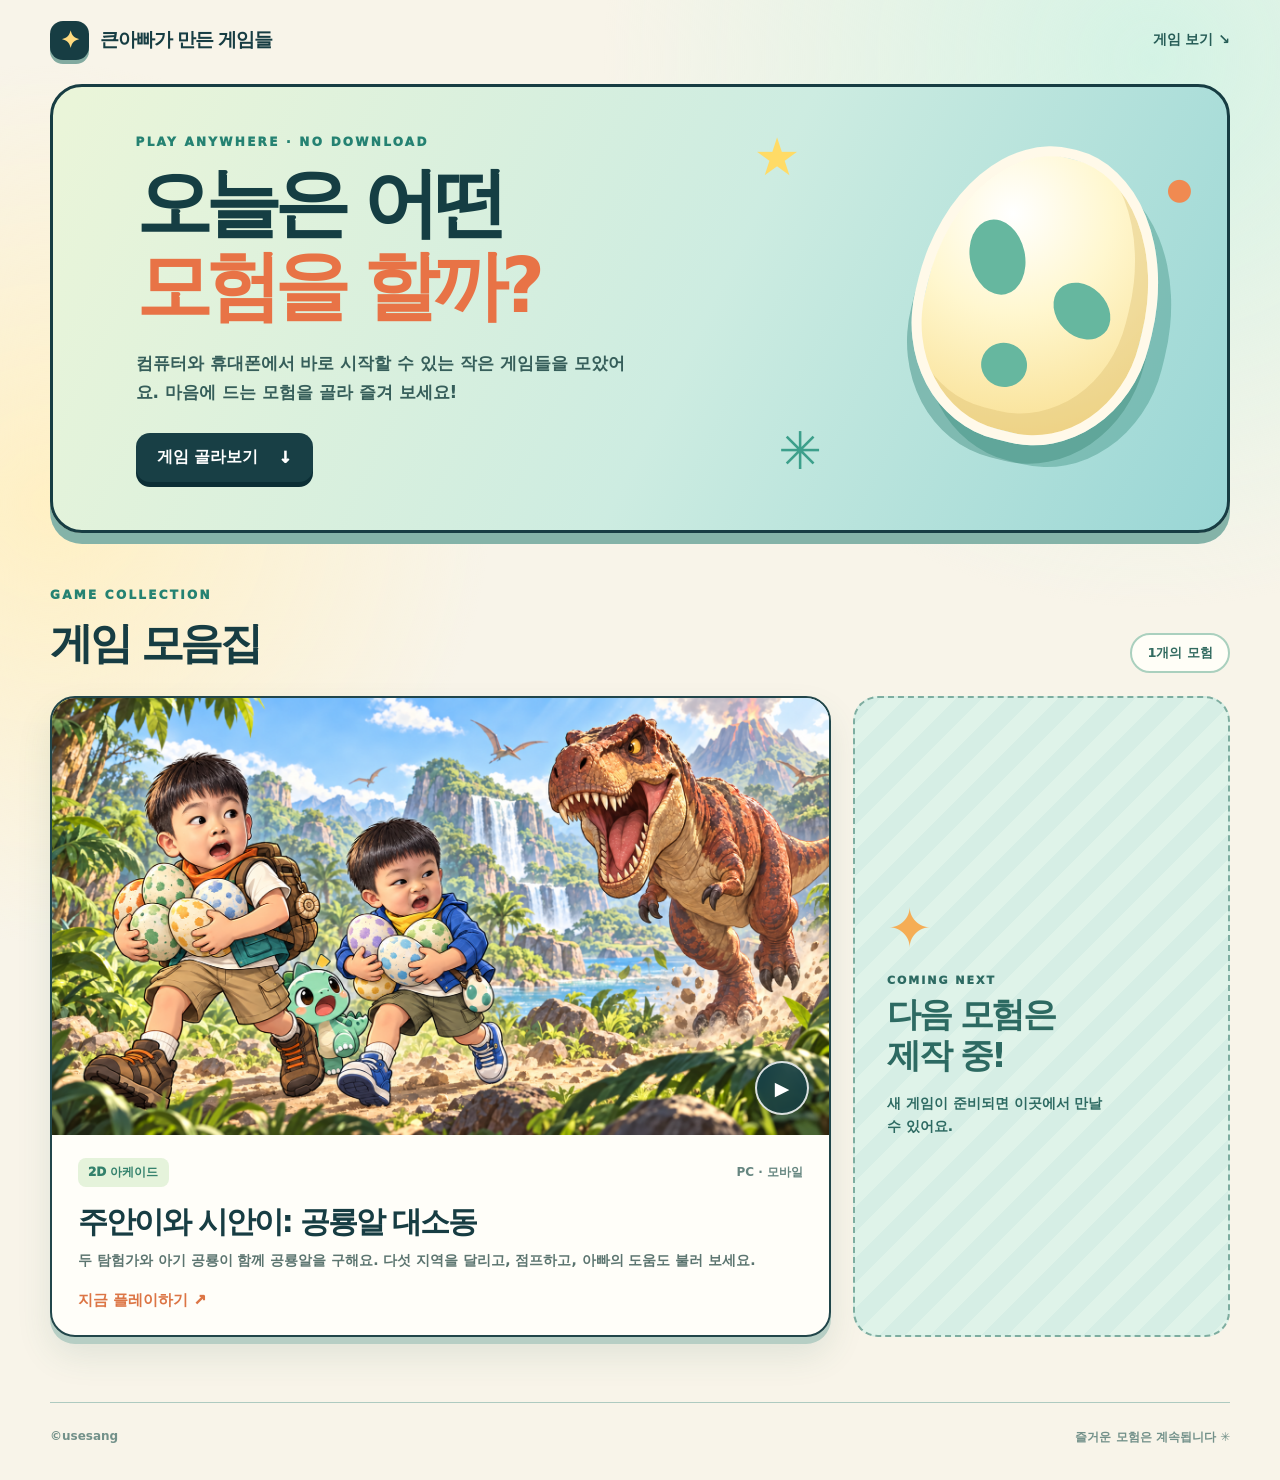
<file: index.html>
<!doctype html>
<html lang="ko">
<head>
  <meta charset="utf-8">
  <meta name="viewport" content="width=device-width, initial-scale=1, viewport-fit=cover">
  <meta name="theme-color" content="#143a40">
  <meta name="apple-mobile-web-app-capable" content="yes">
  <meta name="apple-mobile-web-app-status-bar-style" content="black-translucent">
  <meta name="mobile-web-app-capable" content="yes">
  <meta name="description" content="큰아빠가 만든 브라우저 게임 모음집. 컴퓨터와 모바일에서 바로 즐겨 보세요.">
  <title>큰아빠가 만든 게임들</title>
  <link rel="manifest" href="manifest.json">
  <link rel="apple-touch-icon" href="games/dinosaur-rescue/icon-192.png">
  <link rel="stylesheet" href="collection.css">
  <link rel="stylesheet" href="install.css">
  <style>
    .copyright-link{color:inherit;text-decoration:none}
    .copyright-link:hover,.copyright-link:focus-visible{color:#275d57;text-decoration:underline}
  </style>
</head>
<body>
  <div class="site-shell">
    <header class="site-header">
      <a class="logo" href="./" aria-label="큰아빠가 만든 게임들 홈"><span class="logo-mark" aria-hidden="true">✦</span><span>큰아빠가 만든 게임들</span></a>
      <a class="header-link" href="#games">게임 보기 <span aria-hidden="true">↘</span></a>
    </header>

    <main>
      <section class="hero" aria-labelledby="hero-title">
        <div class="hero-copy">
          <p class="eyebrow">PLAY ANYWHERE · NO DOWNLOAD</p>
          <h1 id="hero-title">오늘은 어떤<br><em>모험을 할까?</em></h1>
          <p class="hero-description">컴퓨터와 휴대폰에서 바로 시작할 수 있는 작은 게임들을 모았어요. 마음에 드는 모험을 골라 즐겨 보세요!</p>
          <div class="hero-actions"><a class="primary-link" href="#games">게임 골라보기 <span aria-hidden="true">↓</span></a><button class="install-open" type="button" data-install-trigger hidden>앱으로 설치</button></div>
        </div>
        <div class="hero-decoration" aria-hidden="true"><span class="orbit orbit-one">★</span><span class="orbit orbit-two">✳</span><span class="orbit orbit-three">●</span><div class="hero-egg"><span></span><span></span><span></span></div></div>
      </section>

      <section class="games-section" id="games" aria-labelledby="games-title">
        <div class="section-heading"><div><p class="eyebrow">GAME COLLECTION</p><h2 id="games-title">게임 모음집</h2></div><span class="game-count">1개의 모험</span></div>
        <div class="games-grid">
          <a class="game-card" href="./games/dinosaur-rescue/" aria-label="주안이와 시안이: 공룡알 대소동 게임 시작">
            <div class="card-image"><img src="./games/dinosaur-rescue/assets/concepts/title-screen-v2.png" alt="공룡알을 안은 주안이와 시안이가 티라노를 피해 달리는 게임 그림" loading="eager"><span class="play-icon" aria-hidden="true">▶</span></div>
            <div class="card-content"><div class="card-topline"><span class="card-tag">2D 아케이드</span><span class="card-device">PC · 모바일</span></div><h3>주안이와 시안이: 공룡알 대소동</h3><p>두 탐험가와 아기 공룡이 함께 공룡알을 구해요. 다섯 지역을 달리고, 점프하고, 아빠의 도움도 불러 보세요.</p><span class="card-cta">지금 플레이하기 <span aria-hidden="true">↗</span></span></div>
          </a>
          <div class="coming-card" aria-label="다음 게임 준비 중"><span class="coming-spark" aria-hidden="true">✦</span><span class="coming-label">COMING NEXT</span><h3>다음 모험은<br>제작 중!</h3><p>새 게임이 준비되면 이곳에서 만날 수 있어요.</p></div>
        </div>
      </section>
    </main>
    <footer class="site-footer"><a class="copyright-link" href="mailto:usesang+code@gmail.com" aria-label="usesang에게 이메일 보내기">©usesang</a><span>즐거운 모험은 계속됩니다 ✳</span></footer>
  </div>
  <script src="install.js" defer></script>
</body>
</html>
</file>
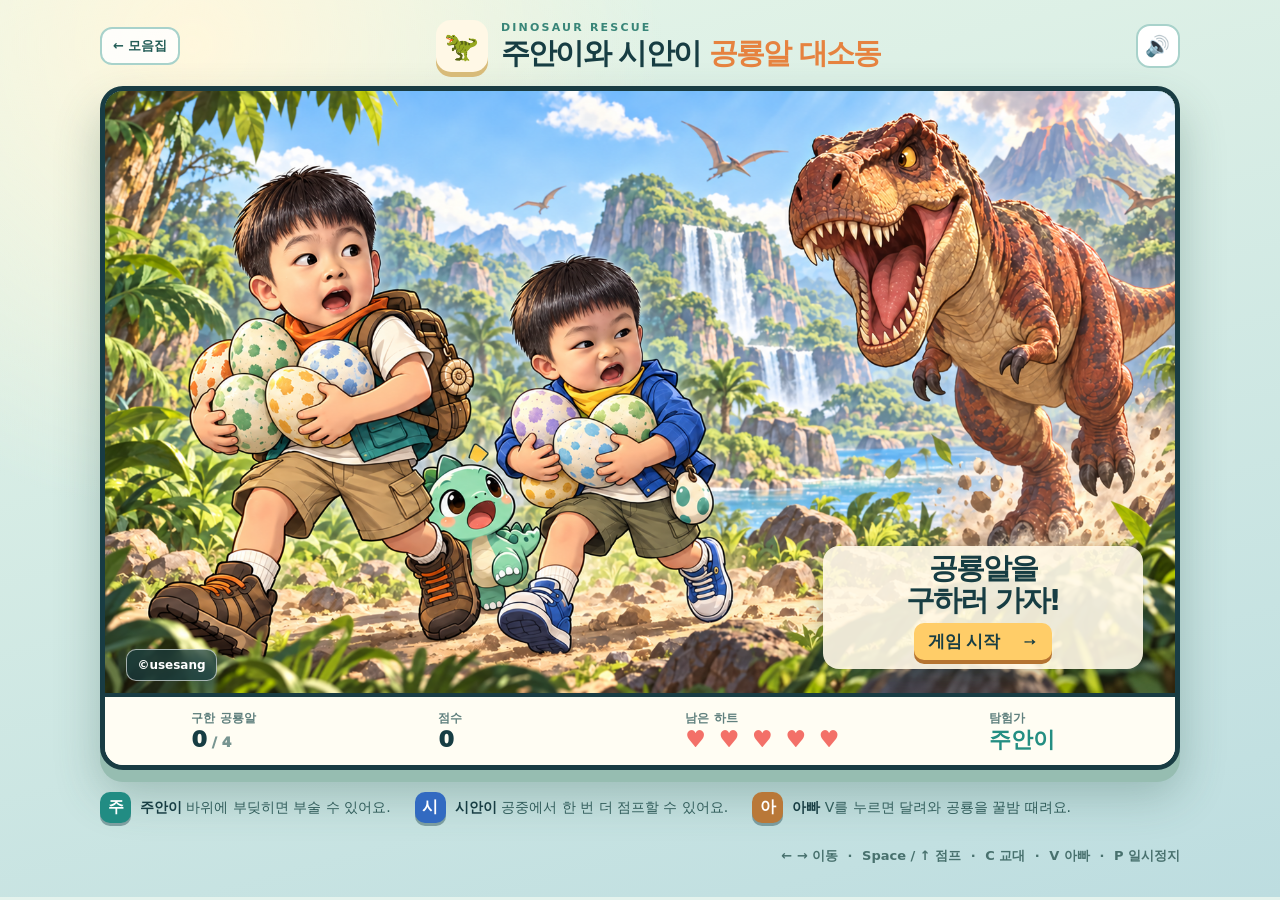
<file: games/dinosaur-rescue/index.html>
<!doctype html>
<html lang="ko">
<head>
  <meta charset="utf-8">
  <meta name="viewport" content="width=device-width, initial-scale=1, viewport-fit=cover">
  <meta name="theme-color" content="#173d43">
  <meta name="apple-mobile-web-app-capable" content="yes">
  <meta name="apple-mobile-web-app-status-bar-style" content="black-translucent">
  <meta name="mobile-web-app-capable" content="yes">
  <meta name="description" content="주안이와 시안이가 공룡알을 구하는 2D 아케이드 게임">
  <title>주안이와 시안이: 공룡알 대소동</title>
  <link rel="manifest" href="manifest.json">
  <link rel="apple-touch-icon" href="icon-192.png">
  <link rel="icon" type="image/svg+xml" href="data:image/svg+xml,%3Csvg xmlns='http://www.w3.org/2000/svg' viewBox='0 0 64 64'%3E%3Crect width='64' height='64' rx='16' fill='%23173d43'/%3E%3Cellipse cx='32' cy='35' rx='20' ry='25' fill='%23f4d491'/%3E%3Ccircle cx='27' cy='29' r='3' fill='%23173d43'/%3E%3Cpath d='M26 41q6 5 12 0' fill='none' stroke='%23173d43' stroke-width='3' stroke-linecap='round'/%3E%3C/svg%3E">
  <link rel="stylesheet" href="style.css">
  <link rel="stylesheet" href="stages.css">
  <link rel="stylesheet" href="intro.css">
  <link rel="stylesheet" href="mobile.css">
  <link rel="stylesheet" href="../../install.css">
</head>
<body>
  <main class="shell">
    <header class="topbar">
      <button id="pauseButton" class="icon-button mobile-pause" type="button" aria-label="게임 일시정지" title="게임 일시정지" hidden>Ⅱ</button>
      <a class="collection-back" href="../../" aria-label="게임 모음집으로 돌아가기">← 모음집</a>
      <div class="brand"><span class="brand-icon">🦖</span><div><span class="eyebrow">DINOSAUR RESCUE</span><h1>주안이와 시안이 <span>공룡알 대소동</span></h1></div></div>
      <button class="install-open game-install" type="button" data-install-trigger hidden>앱 설치</button>
      <button id="controlsSettingsButton" class="icon-button controls-settings-open" type="button" aria-label="조작 버튼 설정" title="조작 버튼 설정">⚙️</button>
      <button id="soundButton" class="icon-button" type="button" aria-label="소리 끄기" title="소리 끄기">🔊</button>
    </header>

    <section class="game-frame" aria-label="공룡알 대소동 게임">
      <div class="game-stage">
        <canvas id="game" width="960" height="540" aria-label="공룡알을 모아 둥지까지 가는 게임"></canvas>
        <div id="stagePill" class="stage-pill">1 / 5 · 햇살 초원</div>
        <div id="gameOverlay" class="overlay intro">
          <img class="intro-art" src="assets/concepts/title-screen-v2.png" alt="공룡알을 안은 주안이와 시안이가 다가오는 티라노를 보고 놀라는 장면">
          <div class="overlay-card">
            <span id="overlayKicker" class="overlay-kicker">DINOSAUR RESCUE</span>
            <h2 id="overlayTitle">공룡알을<br>구하러 가자!</h2>
            <p id="overlayText">5개 지역을 탐험하세요. 두 친구를 교대하며 공룡알을 모으고, 공룡들을 피해 둥지까지 가요.</p>
            <button id="playButton" class="play-button" type="button" disabled>그림 불러오는 중…</button>
            <div id="pauseMenu" class="pause-menu" hidden>
              <button id="pauseSoundButton" type="button">소리 끄기</button>
              <button id="pauseSettingsButton" type="button">조작 설정</button>
              <button type="button" data-install-trigger hidden>앱 설치</button>
              <a href="../../">게임 모음집</a>
            </div>
            <div id="overlayHint" class="overlay-hint">이동 ← → · 점프 Space · 교대 C · 아빠 V</div>
          </div>
          <a class="game-copyright" href="mailto:usesang+code@gmail.com" aria-label="usesang에게 이메일 보내기">©usesang</a>
        </div>
        <div id="announcement" class="announcement" aria-live="polite"></div>
        <nav class="touch-controls" aria-label="터치 게임 조작">
          <div class="move-buttons"><div id="moveStick" class="move-stick" role="group" tabindex="0" aria-label="좌우 이동 조이스틱"><span class="move-stick-arrows" aria-hidden="true">◀　▶</span><span class="move-stick-knob" aria-hidden="true"></span></div></div>
          <div class="action-buttons"><button type="button" data-control="dad">아빠</button><button type="button" data-control="switch">교대</button><button type="button" data-control="jump">점프</button></div>
        </nav>
      </div>
      <div class="hud" aria-live="polite">
        <div class="hud-item"><span>구한 공룡알</span><strong><span id="eggCount">0</span><small> / <span id="eggTotal">4</span></small></strong></div>
        <div class="hud-item"><span>점수</span><strong id="scoreCount">0</strong></div>
        <div class="hud-item"><span>남은 하트</span><strong id="heartCount" class="hearts">♥ ♥ ♥ ♥ ♥</strong></div>
        <div class="hud-item current-hero"><span>탐험가</span><strong id="heroName">주안이</strong></div>
      </div>
    </section>

    <div class="below-game">
      <div class="character-help"><span class="character-badge juan">주</span><p><strong>주안이</strong> 바위에 부딪히면 부술 수 있어요.</p></div>
      <div class="character-help"><span class="character-badge sian">시</span><p><strong>시안이</strong> 공중에서 한 번 더 점프할 수 있어요.</p></div>
      <div class="character-help"><span class="character-badge dad">아</span><p><strong>아빠</strong> V를 누르면 달려와 공룡을 꿀밤 때려요.</p></div>
      <div class="keyboard-help">← → 이동 <span>·</span> Space / ↑ 점프 <span>·</span> C 교대 <span>·</span> V 아빠 <span>·</span> P 일시정지</div>
    </div>
    <section id="controlsSettings" class="controls-settings" role="dialog" aria-modal="true" aria-labelledby="controlsSettingsTitle" hidden>
      <div class="controls-settings-card">
        <h2 id="controlsSettingsTitle">조작 버튼 설정</h2>
        <label for="controlsSize">버튼 크기 <output id="controlsSizeValue">115%</output></label>
        <input id="controlsSize" type="range" min="80" max="150" step="5" value="115">
        <label for="controlsOpacity">버튼 불투명도 <output id="controlsOpacityValue">75%</output></label>
        <input id="controlsOpacity" type="range" min="35" max="100" step="5" value="75">
        <button id="controlsSettingsClose" class="settings-close" type="button">완료</button>
      </div>
    </section>
  </main>
  <aside id="rotatePrompt" class="rotate-prompt" aria-label="가로 화면 안내">
    <div class="rotate-prompt-card">
      <div class="rotate-prompt-icon" aria-hidden="true">📱 ↻</div>
      <h2>가로로 돌려주세요</h2>
      <p>게임이 가로 화면으로 열립니다.<br>회전 잠금을 해제해 주세요.</p>
      <a href="../../">게임 모음집으로 돌아가기</a>
    </div>
  </aside>
  <script src="music.js" defer></script>
  <script src="game.js" defer></script>
  <script src="../../install.js" defer></script>
</body>
</html>
</file>
<file: collection.css>
:root{font-family:"Malgun Gothic","Apple SD Gothic Neo",system-ui,sans-serif;color:#173d43;background:#f8f4e9}*{box-sizing:border-box}html{scroll-behavior:smooth}body{margin:0;min-width:320px;background:radial-gradient(circle at 90% 4%,#d4f3e5 0,transparent 30%),radial-gradient(circle at 4% 34%,#fff0c4 0,transparent 28%),#f8f4e9}.site-shell{width:min(100% - 36px,1180px);margin:auto}.site-header{height:80px;display:flex;align-items:center;justify-content:space-between;gap:20px}.logo{display:inline-flex;align-items:center;gap:11px;color:#173d43;text-decoration:none;font-weight:1000;font-size:19px;letter-spacing:-.06em}.logo-mark{display:grid;place-items:center;width:39px;height:39px;border-radius:13px;background:#173d43;color:#ffdb80;font-size:23px;box-shadow:0 4px 0 #82aaa0}.header-link{color:#275d57;text-decoration:none;font-size:14px;font-weight:900}.header-link:hover,.primary-link:hover,.card-cta:hover{color:#da7441}.hero{position:relative;min-height:370px;display:flex;align-items:center;overflow:hidden;margin:4px 0 55px;padding:48px 7%;border:3px solid #173d43;border-radius:32px;background:linear-gradient(116deg,#eaf5d9 2%,#cdece1 55%,#99d6d5 100%);box-shadow:0 11px 0 #84b3a8}.hero-copy{position:relative;z-index:2;max-width:590px}.eyebrow{margin:0 0 13px;color:#258272;font-size:12px;font-weight:1000;letter-spacing:.19em}.hero h1{margin:0;color:#153e43;font-size:clamp(42px,6vw,76px);line-height:1.09;letter-spacing:-.09em}.hero h1 em{color:#e87346;font-style:normal}.hero-description{max-width:510px;margin:21px 0 25px;font-size:17px;font-weight:650;line-height:1.75;color:#365e5a}.primary-link{display:inline-flex;align-items:center;gap:20px;padding:14px 21px;border-radius:14px;background:#183f45;color:white;text-decoration:none;font-weight:950;box-shadow:0 5px 0 #0b2e35;transition:transform .18s}.primary-link:hover{transform:translateY(-3px);color:#fff}.hero-decoration{position:absolute;inset:0 0 0 58%;overflow:hidden}.hero-egg{position:absolute;right:14%;top:13%;width:240px;height:300px;border:10px solid #fff9e9;border-radius:49% 49% 47% 47% / 54% 54% 42% 42%;transform:rotate(14deg);background:radial-gradient(circle at 30% 24%,#fff 0,#fff7cf 38%,#f7d982 100%);box-shadow:18px 18px 0 #1f796750,0 19px 0 #7fbab1,inset -18px -18px 0 #ddbd7166}.hero-egg span{position:absolute;border-radius:50%;background:#66b79f}.hero-egg span:nth-child(1){left:34px;top:75px;width:55px;height:76px;transform:rotate(-26deg)}.hero-egg span:nth-child(2){right:32px;top:120px;width:63px;height:50px;transform:rotate(31deg)}.hero-egg span:nth-child(3){left:71px;bottom:42px;width:46px;height:44px}.orbit{position:absolute;font-size:52px;font-weight:900}.orbit-one{top:9%;left:4%;color:#ffdb66}.orbit-two{bottom:11%;left:9%;color:#3c9f8b}.orbit-three{top:19%;right:7%;color:#f08a51;font-size:30px}.section-heading{display:flex;align-items:end;justify-content:space-between;gap:20px;margin-bottom:23px}.section-heading h2{margin:0;font-size:clamp(30px,3.5vw,43px);letter-spacing:-.08em}.game-count{padding:9px 15px;border:2px solid #aad0be;border-radius:999px;background:#fffef7;color:#326b60;font-weight:850;font-size:13px}.games-grid{display:grid;grid-template-columns:minmax(0,1.45fr) minmax(250px,.7fr);gap:22px}.game-card{display:block;overflow:hidden;border:2px solid #21464a;border-radius:25px;background:#fffef9;color:inherit;text-decoration:none;box-shadow:0 7px 0 #b6cec4,0 18px 35px #3567591f;transition:transform .2s,box-shadow .2s}.game-card:hover{transform:translateY(-5px);box-shadow:0 12px 0 #b6cec4,0 22px 38px #3567592d}.card-image{position:relative;aspect-ratio:16/9;overflow:hidden;background:#92caba}.card-image img{display:block;width:100%;height:100%;object-fit:cover;transition:transform .35s}.game-card:hover .card-image img{transform:scale(1.04)}.play-icon{position:absolute;right:20px;bottom:20px;display:grid;place-items:center;width:54px;height:54px;border:2px solid #ffffffd6;border-radius:50%;background:#143f46d9;color:#fff;font-size:19px;box-shadow:0 5px 16px #052a3270;backdrop-filter:blur(9px)}.card-content{padding:23px 26px 25px}.card-topline{display:flex;align-items:center;justify-content:space-between;gap:12px}.card-tag{padding:6px 10px;border-radius:8px;background:#e5f3db;color:#33816c;font-size:12px;font-weight:950}.card-device{color:#668680;font-size:12px;font-weight:800}.card-content h3{margin:15px 0 8px;font-size:clamp(22px,2.4vw,30px);line-height:1.3;letter-spacing:-.07em}.card-content p{margin:0;color:#5c7570;font-size:14px;font-weight:650;line-height:1.65}.card-cta{display:inline-block;margin-top:19px;color:#dc7545;font-size:15px;font-weight:1000}.coming-card{display:flex;flex-direction:column;align-items:flex-start;justify-content:center;min-height:420px;padding:32px;border:2px dashed #7eada0;border-radius:25px;background:repeating-linear-gradient(135deg,#d6eee5,#d6eee5 18px,#dff3e9 18px,#dff3e9 36px);color:#2d6a62}.coming-spark{font-size:54px;color:#f5ad55}.coming-label{margin:14px 0 7px;font-size:11px;font-weight:1000;letter-spacing:.18em}.coming-card h3{margin:0;font-size:34px;line-height:1.23;letter-spacing:-.07em}.coming-card p{max-width:220px;margin:15px 0 0;font-size:14px;line-height:1.6;font-weight:700}.site-footer{display:flex;justify-content:space-between;gap:15px;margin-top:65px;padding:26px 0 34px;border-top:1px solid #aecac0;color:#73918a;font-size:12px;font-weight:750}@media(max-width:760px){.site-shell{width:min(100% - 24px,610px)}.site-header{height:69px}.logo{font-size:16px}.header-link{font-size:12px}.hero{min-height:385px;margin-bottom:47px;padding:34px 26px;align-items:start}.hero-copy{max-width:100%}.hero h1{font-size:clamp(38px,10vw,54px)}.hero-description{max-width:400px;font-size:14px;line-height:1.6;margin:16px 0 20px}.hero-decoration{inset:42% -4% 0 42%;opacity:.6}.hero-egg{top:5%;right:20%;width:120px;height:154px;border-width:5px}.hero-egg span:nth-child(1){left:15px;top:34px;width:30px;height:40px}.hero-egg span:nth-child(2){right:15px;top:55px;width:34px;height:27px}.hero-egg span:nth-child(3){left:40px;bottom:18px;width:24px;height:24px}.games-grid{grid-template-columns:1fr}.coming-card{min-height:230px}.site-footer{margin-top:45px}}@media(max-width:430px){.hero{min-height:430px}.hero-decoration{inset:54% -9% 0 37%}.section-heading h2{font-size:29px}.game-count{font-size:11px;padding:7px 11px}.card-content{padding:19px}.card-content h3{font-size:21px}.site-footer{flex-direction:column;gap:6px}}

/* Keep collection headings and links clear of the iOS status bar and display cutouts. */
@media (pointer:coarse), (max-width:760px){
  .site-shell{padding-top:max(12px,calc(env(safe-area-inset-top) + 12px))}
  .site-header{height:auto;min-height:69px;gap:8px}
  .site-header .logo,.site-header .header-link{min-height:44px;align-items:center}
  .site-header .header-link{display:inline-flex;padding:0 4px;white-space:nowrap}
}
</file>
<file: install.css>
[hidden]{display:none!important}
.hero-actions{display:flex;align-items:center;gap:14px;flex-wrap:wrap}
.install-open{min-height:45px;padding:10px 17px;border:2px solid #3f8078;border-radius:14px;background:#fffdf2;color:#245e5a;font:900 14px "Malgun Gothic","Apple SD Gothic Neo",system-ui,sans-serif;cursor:pointer;box-shadow:0 4px 0 #8bbab0;touch-action:manipulation}
.install-open:hover,.install-open:focus-visible{background:#e8f6e8}
.game-install{font-size:12px;min-height:36px;padding:5px 10px}
.install-dialog{width:min(92vw,420px);max-height:85dvh;overflow:auto;padding:23px 24px;border:2px solid #21464a;border-radius:21px;background:#fffdf2;color:#173d43;box-shadow:0 25px 70px #0a303977;font-family:"Malgun Gothic","Apple SD Gothic Neo",system-ui,sans-serif}
.install-dialog::backdrop{background:#0b2e35a8}
.install-dialog h2{margin:0 0 10px;font-size:23px;letter-spacing:-.06em}
.install-dialog p,.install-dialog li{font-size:14px;line-height:1.6}
.install-dialog ol{padding-left:23px}
.install-dialog li+li{margin-top:8px}
.install-dialog button{margin-top:8px;min-height:42px;padding:8px 20px;border:0;border-radius:11px;background:#173d43;color:#fff;font-family:inherit;font-size:14px;font-weight:800;cursor:pointer}
@media (pointer:coarse),(max-width:760px){.game-install{pointer-events:auto;min-height:33px;padding:4px 10px;border:1px solid #ffffff9c;border-radius:11px;background:#e5fff150;color:#fff;box-shadow:none;text-shadow:0 1px 3px #103b45aa;backdrop-filter:blur(12px);-webkit-backdrop-filter:blur(12px)}}
</file>
<file: games/dinosaur-rescue/style.css>
:root{font-family:"Malgun Gothic","Apple SD Gothic Neo",system-ui,sans-serif;color:#173d43;background:#e5f3ed}*{box-sizing:border-box}html,body{margin:0;min-height:100%}body{background:radial-gradient(circle at 15% 5%,#fff7dd 0,transparent 34%),linear-gradient(165deg,#e7f6e8,#bddde0);overflow-x:hidden}.shell{width:min(100%,1120px);margin:auto;padding:20px 20px 32px}.topbar{display:flex;align-items:center;justify-content:space-between;gap:16px;margin-bottom:14px}.brand{display:flex;gap:13px;align-items:center}.brand-icon{display:grid;place-items:center;width:52px;height:52px;border-radius:15px;background:#fff8e6;box-shadow:0 5px 0 #d8bb79;font-size:28px}.eyebrow{display:block;font-size:11px;font-weight:900;letter-spacing:.2em;color:#388578}h1{margin:2px 0 0;font-size:clamp(20px,3vw,29px);line-height:1.2;letter-spacing:-.06em}h1 span{color:#e6823f}.icon-button{width:44px;height:44px;background:#fff;border:2px solid #a8d2cb;border-radius:14px;font-size:20px;cursor:pointer}.game-frame{overflow:hidden;background:#fff;border:5px solid #193c43;border-radius:23px;box-shadow:0 12px 0 #96bdb1,0 24px 45px #345b5050}.game-stage{position:relative;aspect-ratio:16/9;background:#bce9ea;overflow:hidden}canvas{display:block;width:100%;height:100%}.overlay{position:absolute;inset:0;display:grid;place-items:center;background:linear-gradient(90deg,#143f46d9,#173d4380 65%,#173d4320);transition:opacity .25s}.overlay.hidden{opacity:0;pointer-events:none}.overlay-card{width:min(88%,440px);margin-right:auto;margin-left:7%;color:#fff}.overlay-kicker{display:inline-block;padding:7px 11px;border-radius:50px;background:#e4af4f;color:#173d43;font-size:12px;font-weight:1000;letter-spacing:.11em}.overlay h2{margin:16px 0 11px;font-size:clamp(34px,5vw,58px);letter-spacing:-.075em;line-height:1.08;text-shadow:0 4px 0 #103b42}.overlay p{font-size:clamp(14px,1.6vw,18px);line-height:1.65;max-width:390px;font-weight:600}.play-button{margin-top:13px;padding:14px 22px;border:0;border-radius:15px;background:#ffcd68;color:#173d43;font-size:19px;font-weight:1000;cursor:pointer;box-shadow:0 6px 0 #b57331;transition:transform .1s,box-shadow .1s}.play-button:hover{transform:translateY(-2px)}.play-button:active{transform:translateY(4px);box-shadow:0 2px 0 #b57331}.play-button span{margin-left:16px}.overlay-hint{margin-top:19px;font-size:13px;font-weight:800;color:#deeeee}.announcement{position:absolute;left:50%;top:20%;transform:translateX(-50%) translateY(-8px);opacity:0;padding:9px 17px;border-radius:30px;background:#173d43ee;color:#fff;font-weight:900;white-space:nowrap;pointer-events:none;transition:opacity .2s,transform .2s}.announcement.show{opacity:1;transform:translateX(-50%) translateY(0)}.hud{display:flex;align-items:center;justify-content:space-around;gap:10px;padding:13px 18px;background:#fffdf3;border-top:4px solid #193c43}.hud-item{min-width:100px;display:flex;flex-direction:column;gap:1px}.hud-item>span{font-size:12px;font-weight:900;color:#60807e}.hud-item strong{font-size:22px;line-height:1.1;font-weight:1000}.hud-item small{font-size:14px;color:#789591}.hearts{color:#f37068;letter-spacing:3px}.current-hero strong{color:#248e82}.below-game{display:flex;align-items:center;gap:24px;margin-top:22px;flex-wrap:wrap}.character-help{display:flex;align-items:center;gap:9px}.character-help p{margin:0;font-size:14px;color:#315d5b}.character-help strong{color:#173d43}.character-badge{width:31px;height:31px;display:grid;place-items:center;border-radius:10px;color:white;font-weight:900;box-shadow:0 3px 0 #123b4266}.character-badge.juan{background:#218c83}.character-badge.sian{background:#326ac1}.keyboard-help{margin-left:auto;font-size:13px;font-weight:700;color:#48716e}.keyboard-help span{padding:0 5px}.touch-controls{display:none;justify-content:space-between;margin-top:20px;touch-action:none;user-select:none}.touch-controls>div{display:flex;gap:11px}.touch-controls button{min-width:68px;height:62px;border:2px solid #173d43;border-radius:18px;background:#fff9df;color:#173d43;font:900 19px inherit;box-shadow:0 5px 0 #83aaa5;touch-action:none}.touch-controls button:active,.touch-controls button.pressed{background:#ffcc6b;transform:translateY(3px);box-shadow:0 2px 0 #83aaa5}.touch-controls [data-control="jump"]{background:#ffd16a}.touch-controls [data-control="switch"]{background:#c6e9e8}@media (pointer:coarse),(max-width:760px){.touch-controls{display:flex}.keyboard-help{display:none}}@media(max-width:620px){.shell{padding:10px 8px 24px}.topbar{margin:0 5px 10px}.brand-icon{width:43px;height:43px;font-size:24px}.eyebrow{font-size:9px}h1{font-size:19px}.game-frame{border-width:3px;border-radius:15px;box-shadow:0 6px 0 #96bdb1}.overlay-card{margin-left:7%}.overlay h2{font-size:clamp(26px,7vw,40px)}.overlay p{font-size:12px;line-height:1.5;max-width:260px}.overlay-kicker,.overlay-hint{display:none}.play-button{margin-top:2px;padding:10px 14px;font-size:15px}.hud{padding:9px 6px;gap:3px;border-top-width:3px}.hud-item{min-width:0;text-align:center}.hud-item>span{font-size:10px}.hud-item strong{font-size:16px}.hud-item small{font-size:10px}.hearts{letter-spacing:0}.below-game{margin:13px 5px;gap:9px}.character-help p{font-size:11px}.character-badge{width:25px;height:25px;font-size:13px}.touch-controls{margin:15px 5px}.touch-controls button{min-width:60px;height:58px;font-size:16px}}@media(max-width:380px){.character-help{width:100%}.overlay p{max-width:220px}}
</file>
<file: games/dinosaur-rescue/stages.css>
.stage-pill{position:absolute;right:20px;top:20px;padding:9px 14px;border:1px solid #ffffffa0;border-radius:999px;background:#173d43cf;color:#fff;font-size:14px;font-weight:900;box-shadow:0 4px 16px #123c4560;pointer-events:none}
.game-stage:has(.overlay:not(.hidden)) .stage-pill{opacity:.45}
@media(max-width:620px){.stage-pill{right:9px;top:8px;padding:5px 8px;font-size:10px}}
</file>
<file: games/dinosaur-rescue/intro.css>
.overlay.intro{display:flex;align-items:center;justify-content:space-between;background:#fffaf1;color:#173d43;gap:2%;padding:1.5% 3%}
.intro-art{width:63%;height:100%;object-fit:contain;object-position:center;display:block;filter:drop-shadow(0 8px 12px #27483b27)}
.overlay.intro .overlay-card{width:35%;margin:0;color:#173d43;text-align:left}
.overlay.intro .overlay-kicker{background:#d6eee4;color:#176b65;font-size:10px}
.overlay.intro h2{font-size:clamp(25px,3.2vw,43px);line-height:1.1;text-shadow:none;margin:12px 0 9px}
.overlay.intro p{font-size:clamp(12px,1.35vw,16px);line-height:1.5}
.overlay.intro .overlay-hint{color:#426d69;font-size:11px}
.character-badge.dad{background:#b97838}
.touch-controls [data-control="dad"]{background:#f2d7b0}
@media(max-width:620px){.overlay.intro{padding:1% 2%;gap:1%}.intro-art{width:59%}.overlay.intro .overlay-card{width:40%}.overlay.intro .overlay-kicker{display:none}.overlay.intro h2{font-size:clamp(15px,4vw,22px);margin:2px 0}.overlay.intro p{font-size:9px;line-height:1.25;margin:4px 0}.overlay.intro .play-button{font-size:11px;padding:6px 8px}.touch-controls button{min-width:52px}}
.overlay.intro{display:block;padding:0;background:#193b3d}
.overlay.intro .intro-art{position:absolute;inset:0;width:100%;height:100%;object-fit:cover;filter:none}
.overlay.intro .overlay-card{position:absolute;right:3%;bottom:4%;left:auto;top:auto;transform:none;margin:0;width:min(34%,320px);padding:7px 12px 9px;text-align:center;border-radius:16px;background:#fff9e7e8;box-shadow:0 5px 20px #123f4250;color:#173d43}
.overlay.intro .overlay-kicker{display:none}
.overlay.intro h2{margin:0;font-size:clamp(16px,2.3vw,29px);line-height:1.1}
.overlay.intro p,.overlay.intro .overlay-hint{display:none}
.overlay.intro .play-button{margin-top:6px;padding:7px 14px;font-size:clamp(12px,1.5vw,17px);border-radius:10px;box-shadow:0 4px 0 #b57331}
@media(max-width:620px){.overlay.intro .overlay-card{right:2%;bottom:2%;left:auto;top:auto;width:38%;padding:3px 5px 5px;border-radius:8px}.overlay.intro h2{font-size:clamp(10px,3vw,15px)}.overlay.intro .play-button{margin-top:2px;padding:3px 6px;font-size:9px;box-shadow:0 2px 0 #b57331}}
.overlay:not(.intro){padding:8px}
.overlay:not(.intro) .intro-art{display:none}
.overlay:not(.intro) .overlay-card{max-height:calc(100% - 8px);overflow-y:auto;scrollbar-width:thin}
@media(max-width:620px){.overlay:not(.intro) .overlay-card{width:90%;margin:0 auto;text-align:center}.overlay:not(.intro) .overlay-kicker{font-size:8px;padding:2px 7px}.overlay:not(.intro) h2{font-size:clamp(17px,4.8vw,26px);line-height:1.05;margin:4px 0}.overlay:not(.intro) p{font-size:10px;line-height:1.3;margin:3px auto;max-width:90%}.overlay:not(.intro) .play-button{font-size:12px;padding:5px 10px;margin-top:3px;box-shadow:0 3px 0 #b57331}.overlay:not(.intro) .overlay-hint{display:none}}
.collection-back{display:inline-flex;align-items:center;justify-content:center;min-width:76px;padding:8px 11px;border:2px solid #a8d2cb;border-radius:12px;background:#ffffffd6;color:#235d57;text-decoration:none;font-size:13px;font-weight:900;white-space:nowrap}
.collection-back:hover{background:#fff4d5}
.game-copyright{display:none}
.overlay.intro .game-copyright{position:absolute;left:2%;bottom:2%;z-index:2;display:inline-flex;align-items:center;min-height:32px;padding:5px 10px;border:1px solid #ffffff99;border-radius:10px;background:#173d43aa;color:#fff;text-decoration:none;font-size:12px;font-weight:800;backdrop-filter:blur(8px);-webkit-backdrop-filter:blur(8px)}
.overlay.intro .game-copyright:hover,.overlay.intro .game-copyright:focus-visible{background:#173d43e8;text-decoration:underline}
.overlay:not(.intro){display:flex;align-items:center;justify-content:center;background:#102d34b8}
.overlay:not(.intro) .overlay-card{width:min(80%,620px);max-height:calc(100% - 28px);margin:0;padding:clamp(18px,3vw,30px);border:2px solid #fff8dc;border-radius:24px;background:linear-gradient(155deg,#fffdf2f7,#e8f6eaf2);box-shadow:0 16px 45px #08252faa;color:#173d43;text-align:center}
.overlay:not(.intro) h2{margin:12px 0;font-size:clamp(32px,4.5vw,54px);line-height:1.08;color:#173d43;text-shadow:none}
.overlay:not(.intro) p{max-width:560px;margin:9px auto;font-size:clamp(16px,1.8vw,21px);line-height:1.45;color:#315d5b}
.overlay:not(.intro) .play-button{min-width:220px;min-height:56px;padding:9px 20px;font-size:clamp(18px,2vw,23px)}
.overlay:not(.intro) .overlay-hint{color:#426d69}
</file>
<file: games/dinosaur-rescue/mobile.css>
:root{--game-view-width:100vw;--game-view-height:100dvh;--game-view-left:0px;--game-view-top:0px;--control-button-width:82px;--control-button-height:60px;--control-stick-size:88px;--control-stick-knob:48px;--control-opacity:.75}
.controls-settings-open{display:none}
.mobile-pause{display:none}
.pause-menu[hidden],.pause-menu [hidden],.mobile-pause[hidden]{display:none!important}
.pause-menu{display:flex;justify-content:center;flex-wrap:wrap;gap:9px;margin-top:18px}
.pause-menu button,.pause-menu a{display:inline-flex;align-items:center;justify-content:center;min-height:44px;padding:9px 14px;border:1px solid #a8d2cb;border-radius:12px;background:#fff;color:#173d43;font:900 14px "Malgun Gothic",system-ui,sans-serif;text-decoration:none;cursor:pointer;touch-action:manipulation}
.controls-settings[hidden]{display:none!important}
.controls-settings{position:fixed;z-index:30;inset:0;display:grid;place-items:center;padding:20px;background:#062d39c9;backdrop-filter:blur(8px);-webkit-backdrop-filter:blur(8px)}
.controls-settings-card{width:min(92%,360px);padding:24px;border:1px solid #ffffffa8;border-radius:22px;background:#f8fff5;color:#173d43;box-shadow:0 20px 55px #071d2680}
.controls-settings h2{margin:0 0 17px;font-size:22px}
.controls-settings label{display:flex;justify-content:space-between;gap:16px;margin:15px 0 7px;font-weight:900}
.controls-settings output{color:#287d77}
.controls-settings input[type=range]{display:block;width:100%;height:32px;accent-color:#2d9c8c;touch-action:auto}
.settings-close{display:block;min-width:100px;min-height:42px;margin:22px 0 0 auto;padding:8px 20px;border:0;border-radius:12px;background:#ffd16a;color:#173d43;font:900 16px "Malgun Gothic",system-ui,sans-serif}
.play-button:disabled{opacity:.82;cursor:progress;box-shadow:0 3px 0 #b57331;transform:none}
.rotate-prompt{display:none}
@media (pointer:coarse), (max-width:760px){
  html,body{width:100%;height:100%;overflow:hidden;overscroll-behavior:none;touch-action:none}
  body{background:#102d34}
  .shell{position:fixed;top:var(--game-view-top);left:var(--game-view-left);width:var(--game-view-width);height:var(--game-view-height);max-width:none;margin:0;padding:0;display:flex;align-items:center;justify-content:center;overflow:hidden;background:#102d34;touch-action:none;user-select:none;-webkit-user-select:none;-webkit-touch-callout:none}
  .shell *{user-select:none;-webkit-user-select:none;-webkit-touch-callout:none}
  .topbar{position:absolute;z-index:12;top:max(12px,calc(env(safe-area-inset-top) + 10px));left:max(16px,calc(env(safe-area-inset-left) + 10px));right:auto;margin:0;pointer-events:none}
  .topbar .brand{display:none}
  .topbar .collection-back,.topbar .game-install,.topbar .controls-settings-open,.topbar #soundButton{display:none!important}
  .topbar .mobile-pause:not([hidden]){display:inline-flex;align-items:center;justify-content:center;pointer-events:auto;width:50px;height:50px;padding:0;border:1px solid #ffffffc2;border-radius:15px;background:#e5fff16b;color:#fff;backdrop-filter:blur(12px);-webkit-backdrop-filter:blur(12px);box-shadow:0 3px 12px #092c3955;font-size:23px;font-weight:900;touch-action:manipulation}
  .game-frame{position:relative;flex:none;width:var(--game-view-width);height:var(--game-view-height);aspect-ratio:auto;overflow:hidden;border:0;border-radius:0;box-shadow:none;background:#102d34}
  .game-stage{width:100%;height:100%;aspect-ratio:auto;overflow:hidden}
  .below-game{display:none}
  .hud{position:absolute;z-index:8;top:env(safe-area-inset-top,0px);left:0;right:0;min-height:52px;justify-content:space-around;gap:5px;margin:0;padding:4px max(14px,env(safe-area-inset-right)) 5px max(80px,calc(env(safe-area-inset-left) + 72px));border:0;border-radius:0 0 12px 12px;background:linear-gradient(180deg,#0a3039d9,#0a3039a8);backdrop-filter:blur(12px);-webkit-backdrop-filter:blur(12px);box-shadow:0 3px 12px #092c3955;color:#fff}
  .hud-item{min-width:0;gap:1px;text-align:center}
  .hud-item>span{font-size:9px;line-height:1;color:#d8f4ed}
  .hud-item strong{font-size:14px;line-height:1.1;color:#fff}
  .hud-item small{font-size:10px;color:#d8f4ed}
  .hud-item .hearts{color:#ff9690;letter-spacing:0}
  .current-hero strong{color:#a3f3e0}
  .game-frame:has(.overlay:not(.hidden)) .hud{display:none}
  .stage-pill{z-index:5;top:49px;right:8px;padding:3px 7px;border-radius:8px;font-size:9px;opacity:.82}
  .game-stage:has(.overlay:not(.hidden)) .stage-pill{display:none}
  .touch-controls{position:absolute;z-index:9;left:max(10px,env(safe-area-inset-left));right:max(10px,env(safe-area-inset-right));bottom:max(9px,env(safe-area-inset-bottom));display:flex;align-items:end;justify-content:space-between;gap:clamp(10px,3vw,30px);margin:0;padding:0;opacity:var(--control-opacity);pointer-events:none;touch-action:none;user-select:none}
  .touch-controls>div{display:flex;align-items:end;gap:8px;pointer-events:auto}
  .touch-controls button{width:var(--control-button-width);min-width:0;height:var(--control-button-height);padding:0 7px;border:1px solid #ffffffa8;border-radius:16px;background:#e5fff142;color:#fff;font:900 15px "Malgun Gothic",system-ui,sans-serif;text-shadow:0 1px 3px #103b45aa;box-shadow:0 4px 16px #06293655,inset 0 1px 0 #ffffff7a;backdrop-filter:blur(12px);-webkit-backdrop-filter:blur(12px);touch-action:none}
  .touch-controls [data-control="jump"]{background:#ffd1775c}
  .touch-controls [data-control="switch"]{background:#67cbd563}
  .touch-controls [data-control="dad"]{background:#d9a66b63}
  .touch-controls button:active,.touch-controls button.pressed{background:#fff5c088;transform:scale(.96);box-shadow:0 2px 9px #06293666}
  .move-stick{position:relative;display:grid;place-items:center;flex:none;width:var(--control-stick-size);height:var(--control-stick-size);border:2px solid #ffffffb2;border-radius:50%;background:#e5fff137;box-shadow:0 4px 16px #06293655,inset 0 1px 8px #ffffff54;backdrop-filter:blur(12px);-webkit-backdrop-filter:blur(12px);touch-action:none;outline-offset:4px}
  .move-stick-arrows{position:absolute;inset:0;display:grid;place-items:center;color:#fff;font-size:12px;text-shadow:0 1px 3px #103b45aa;pointer-events:none}
  .move-stick-knob{width:var(--control-stick-knob);height:var(--control-stick-knob);border:1px solid #ffffffd8;border-radius:50%;background:linear-gradient(135deg,#ffffffc4,#bdebd69c);box-shadow:0 3px 9px #0629368a,inset 0 1px 2px #fff;transform:translateX(var(--stick-x,0px));pointer-events:none;transition:transform .09s ease-out}
  .move-stick.active .move-stick-knob{transition:none;background:linear-gradient(135deg,#fff3c9,#bbdcb1)}
  .overlay:not(.hidden) ~ .touch-controls{display:none}
  .overlay.intro .overlay-card{right:max(12px,env(safe-area-inset-right));bottom:max(12px,env(safe-area-inset-bottom));width:min(37%,300px);padding:8px 10px 10px}
  .overlay.intro h2{font-size:clamp(16px,3vw,25px)}
  .overlay.intro .play-button{min-width:126px;min-height:44px;margin-top:6px;padding:8px 13px;font-size:15px;touch-action:manipulation}
  .overlay.intro .play-button span{margin-left:7px}
  .overlay:not(.intro){display:flex;align-items:center;justify-content:center;padding:clamp(12px,2vw,24px);background:#102d34b8}
  .overlay:not(.intro) .overlay-card{display:block;width:min(82%,640px);max-height:calc(100% - 8px);margin:0;padding:clamp(15px,2.5vw,27px);overflow-y:auto;border:2px solid #fff8dc;border-radius:24px;background:linear-gradient(155deg,#fffdf2f7,#e8f6eaf2);box-shadow:0 16px 45px #08252faa;color:#173d43;text-align:center}
  .overlay:not(.intro) .overlay-kicker{padding:6px 12px;font-size:clamp(11px,1.4vw,15px)}
  .overlay:not(.intro) h2{margin:10px 0;font-size:clamp(29px,5vw,52px);line-height:1.07;color:#173d43;text-shadow:none}
  .overlay:not(.intro) p{max-width:580px;margin:8px auto;font-size:clamp(14px,1.9vw,20px);line-height:1.4;color:#315d5b}
  .overlay:not(.intro) .play-button{min-width:min(76%,260px);min-height:54px;margin-top:12px;padding:8px 18px;font-size:clamp(17px,2.2vw,23px);border-radius:14px}
  .overlay:not(.intro) .overlay-hint{margin-top:10px;font-size:clamp(11px,1.2vw,14px);color:#426d69}
  .controls-settings{position:absolute}
}
@media (pointer:coarse) and (orientation:portrait), (max-width:760px) and (orientation:portrait){
  .shell{display:none}
  .rotate-prompt{position:fixed;inset:0;z-index:40;display:grid;place-items:center;padding:calc(env(safe-area-inset-top) + 22px) 22px calc(env(safe-area-inset-bottom) + 22px);background:radial-gradient(circle at 50% 24%,#2e736f,#102d34 70%);color:#fff;text-align:center}
  .rotate-prompt-card{width:min(100%,440px);padding:30px 20px;border:1px solid #ffffff4f;border-radius:28px;background:#ffffff1a;box-shadow:0 20px 50px #081e2970;backdrop-filter:blur(14px);-webkit-backdrop-filter:blur(14px)}
  .rotate-prompt-icon{font-size:54px;line-height:1.2}
  .rotate-prompt h2{margin:16px 0 10px;font-size:clamp(24px,6vw,34px);line-height:1.2}
  .rotate-prompt p{margin:0;font-size:15px;line-height:1.65;color:#e1f4ee}
  .rotate-prompt a{display:inline-flex;align-items:center;justify-content:center;min-height:42px;margin-top:22px;padding:8px 16px;border:1px solid #ffffff9e;border-radius:12px;background:#ffffff22;color:#fff;font-weight:800;text-decoration:none}
}
@media (pointer:coarse) and (max-height:420px), (max-width:760px) and (max-height:420px){
  .hud{min-height:36px;padding-top:2px;padding-bottom:2px}
  .hud-item strong{font-size:12px}
  .stage-pill{top:40px}
  .overlay.intro .overlay-card{bottom:max(8px,env(safe-area-inset-bottom));padding:5px 8px 7px}
  .overlay.intro h2{font-size:clamp(13px,2.7vw,19px)}
  .overlay.intro .play-button{min-height:40px}
  .overlay:not(.intro) .overlay-card{max-height:calc(100% - 4px);padding:12px 16px}
  .overlay:not(.intro) h2{margin:6px 0;font-size:clamp(25px,5vw,35px)}
  .overlay:not(.intro) p{margin:5px auto;font-size:clamp(13px,2vw,16px)}
  .overlay:not(.intro) .play-button{min-height:48px;margin-top:6px}
}
</file>
